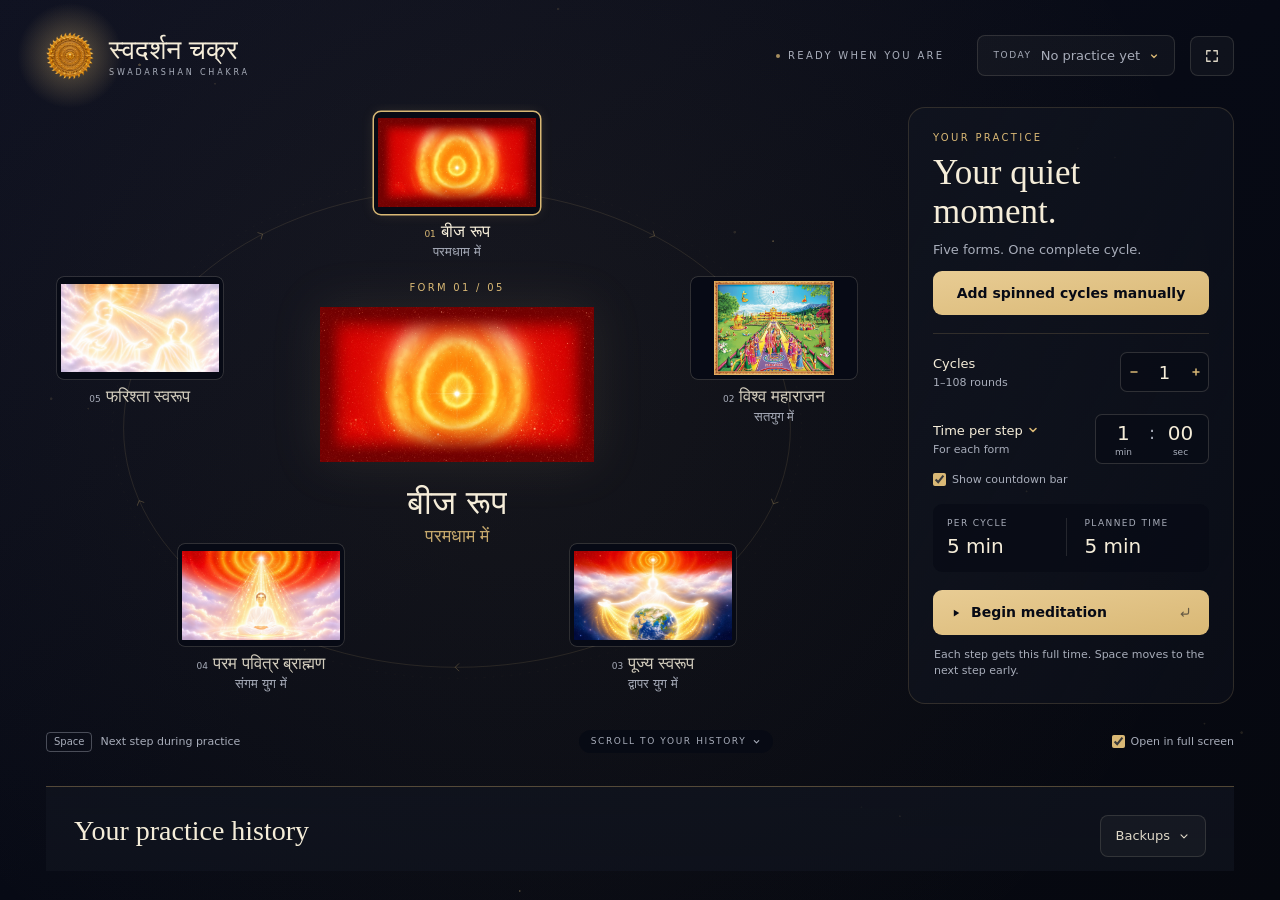
<file: web/index.html>
<!doctype html>
<html lang="en">
<head>
  <meta charset="utf-8">
  <meta name="viewport" content="width=device-width, initial-scale=1, viewport-fit=cover">
  <title>Swadarshan Chakra · स्वदर्शन चक्र</title>
  <meta name="description" content="Practice the Swadarshan Chakra meditation in your browser: five forms, one complete cycle, timed for you. No account and no tracking.">
  <meta name="theme-color" content="#070A15">
  <meta name="color-scheme" content="dark">
  <link rel="canonical" href="https://swadarshan-chakra.web.app/">
  <link rel="icon" type="image/png" sizes="64x64" href="images/favicon.png">
  <link rel="apple-touch-icon" href="images/apple-touch-icon.png">
  <meta property="og:type" content="website">
  <meta property="og:site_name" content="Swadarshan Chakra">
  <meta property="og:title" content="Swadarshan Chakra · स्वदर्शन चक्र">
  <meta property="og:description" content="Practice the Swadarshan Chakra meditation in your browser: five forms, one complete cycle, timed for you.">
  <meta property="og:url" content="https://swadarshan-chakra.web.app/">
  <meta property="og:image" content="https://swadarshan-chakra.web.app/images/social.jpg">
  <meta property="og:image:width" content="1200">
  <meta property="og:image:height" content="630">
  <meta property="og:image:alt" content="The five forms arranged in a circle beside the practice settings">
  <meta name="twitter:card" content="summary_large_image">
  <link rel="stylesheet" href="app.css">
  <script type="module" src="app.js"></script>
</head>
<body>
  <div class="background" aria-hidden="true"></div>

  <main id="app" data-phase="ready">
    <!-- Practice and history share one scroll, with a distinct boundary below the opening section. -->
    <section id="overview" class="view overview is-visible" aria-labelledby="brand-name">
      <header class="overview-header">
        <span class="brand-mark" aria-hidden="true"><img src="images/icon.png" width="256" height="256" alt=""></span>
        <div class="brand-text">
          <h1 id="brand-name" class="brand-hindi" lang="hi">स्वदर्शन चक्र</h1>
          <p class="brand-latin">Swadarshan Chakra</p>
        </div>
        <p class="status"><span class="status-dot" aria-hidden="true"></span><span id="status-label">Ready when you are</span></p>
        <!-- Today's practice so far; it leads down to the journey (MeditationView's todayButton) -->
        <button id="today-button" type="button" class="quiet-button header-button today-button" data-action="journey" title="Today's practice so far. Your journey is below: click, scroll down, or press J.">
          <span class="today-label">Today</span>
          <span id="today-practice" class="today-practice"><span id="today-time" class="today-time"></span><span class="today-dot" aria-hidden="true">·</span><span class="cycle-count"><svg class="icon cycle-icon" viewBox="0 0 16 16" aria-hidden="true"><path d="M13.5 9.5a5.5 5.5 0 1 1-5.5-5.5h2.5M8.6 1.6 11 4l-2.4 2.4"/></svg><span id="today-cycles"></span></span></span>
          <span id="today-none" class="today-none">No practice yet</span>
          <svg class="icon today-chevron" viewBox="0 0 16 16" aria-hidden="true"><path d="M4 6.5l4 4 4-4"/></svg>
        </button>
        <button type="button" class="quiet-button icon-button" data-action="fullscreen" aria-label="Enter full screen" title="Full screen (F)">
          <svg class="icon icon-enter" viewBox="0 0 16 16" aria-hidden="true"><path d="M2 6V2h4M10 2h4v4M14 10v4h-4M6 14H2v-4"/></svg>
          <svg class="icon icon-exit" viewBox="0 0 16 16" aria-hidden="true"><path d="M6 2v4H2M10 2v4h4M14 10h-4v4M2 10h4v4"/></svg>
        </button>
      </header>

      <div id="overview-scroll" class="overview-scroll">
        <div class="practice-section">
        <div class="overview-body">
          <div id="orbit" class="orbit is-preview" role="group" aria-label="Five spiritual forms, in clockwise order">
            <svg class="orbit-rings" aria-hidden="true">
              <ellipse id="ring" class="ring"/>
              <ellipse id="ring-dashed" class="ring-dashed"/>
              <g id="chevrons"></g>
            </svg>
            <img id="orbit-chakra" class="orbit-chakra" src="images/icon.png" width="256" height="256" alt="">
            <div id="orbit-focus" class="orbit-focus">
              <div id="active-focus" class="active-focus">
                <p id="focus-eyebrow" class="eyebrow">Form 01 / 05</p>
                <img id="focus-art" class="focus-art" src="art/form-1-small.jpg" alt="">
                <p id="focus-title" class="focus-title" lang="hi"></p>
                <p id="focus-context" class="focus-context" lang="hi"></p>
              </div>
            </div>
          </div>

          <form id="setup" class="setup-panel" novalidate>
            <div class="setup-intro">
              <p class="eyebrow">Your practice</p>
              <h2 class="setup-title">Your quiet moment.</h2>
              <p class="setup-subtitle">Five forms. One complete cycle.</p>
              <button id="add-practice" type="button" class="gold-button manual-practice-button" data-action="add-practice" title="Record completed cycles and time practiced elsewhere">Add spinned cycles manually</button>
            </div>
            <div class="setup-rule" aria-hidden="true"></div>
            <div class="setup-fields">
              <div class="field">
                <div class="field-row">
                  <div class="field-label">
                    <label class="field-title" for="cycles-input">Cycles</label>
                    <p class="field-hint">1–108 rounds</p>
                  </div>
                  <div id="cycles-box" class="input-box stepper">
                    <button type="button" class="stepper-button" data-step="-1" aria-label="Decrease cycles">
                      <svg class="icon" viewBox="0 0 10 10" aria-hidden="true"><path d="M2 5h6"/></svg>
                    </button>
                    <input id="cycles-input" class="number-input" type="text" inputmode="numeric" autocomplete="off" spellcheck="false" aria-describedby="cycles-error">
                    <button type="button" class="stepper-button" data-step="1" aria-label="Increase cycles">
                      <svg class="icon" viewBox="0 0 10 10" aria-hidden="true"><path d="M2 5h6M5 2v6"/></svg>
                    </button>
                  </div>
                </div>
                <p id="cycles-error" class="field-error" hidden>Enter a whole number from 1 to 108.</p>
              </div>

              <div class="field">
                <div class="field-row">
                  <div class="field-label">
                    <div class="mode-select">
                      <select id="timing-mode" aria-label="Set time" title="Set the time for each step, a total shared by every step, or no timer (freestyle)">
                        <option value="perStep">Time per step</option>
                        <option value="total">Total time</option>
                        <option value="freestyle">Freestyle</option>
                      </select>
                      <svg class="icon" viewBox="0 0 10 10" aria-hidden="true"><path d="M2 3.5l3 3 3-3"/></svg>
                    </div>
                    <p id="duration-hint" class="field-hint">For each form</p>
                  </div>
                  <div id="duration-box" class="input-box duration">
                    <div class="duration-part">
                      <input id="minutes-input" class="number-input" type="text" inputmode="numeric" autocomplete="off" spellcheck="false" aria-describedby="duration-error">
                      <span class="unit" aria-hidden="true">min</span>
                    </div>
                    <span class="duration-colon" aria-hidden="true">:</span>
                    <div class="duration-part">
                      <input id="seconds-input" class="number-input" type="text" inputmode="numeric" autocomplete="off" spellcheck="false" aria-describedby="duration-error">
                      <span class="unit" aria-hidden="true">sec</span>
                    </div>
                  </div>
                </div>
                <p id="duration-error" class="field-error" hidden></p>
                <label id="countdown-bar-setting" class="checkbox field-option" title="A thin bar along the bottom of each step shows how much of its time is left. Untick to hide it.">
                  <input id="shows-countdown-bar" type="checkbox">
                  <span>Show countdown bar</span>
                </label>
              </div>
            </div>

            <div class="summary">
              <div class="summary-value"><p id="summary-label-1" class="label"></p><p id="summary-value-1" class="value"></p></div>
              <span class="summary-divider" aria-hidden="true"></span>
              <div class="summary-value"><p id="summary-label-2" class="label"></p><p id="summary-value-2" class="value"></p></div>
            </div>

            <div class="setup-actions">
              <button id="begin-button" type="submit" class="gold-button begin-button">
                <svg class="icon icon-play" viewBox="0 0 16 16" aria-hidden="true"><path d="M4.5 2.6v10.8L13.2 8z"/></svg>
                <span>Begin meditation</span>
                <svg class="icon icon-return" viewBox="0 0 16 16" aria-hidden="true"><path d="M13 3v5a2 2 0 0 1-2 2H4M6.5 7.5 4 10l2.5 2.5"/></svg>
              </button>
              <p id="setup-note" class="setup-note"></p>
            </div>
          </form>

          <!-- The finished practice: that it's complete, its time against the plan, and how its time was
               spent (TimeSummaryPanel) -->
          <section id="time-summary" class="summary-panel" aria-labelledby="completion-title">
            <div class="completion">
              <div class="completion-head">
                <svg class="seal" viewBox="0 0 40 40" aria-hidden="true"><path id="seal-outline"/><path d="M14 20.5l4.2 4.2 8-8.7"/></svg>
                <div>
                  <h2 id="completion-title" class="completion-title">Meditation complete</h2>
                  <p id="completed-cycles" class="completion-cycles"></p>
                </div>
              </div>
              <div class="completion-summary">
                <div><p class="label">Practiced</p><p id="practiced-time" class="value"></p></div>
                <span id="planned-divider" class="completion-divider" aria-hidden="true"></span>
                <div id="planned-summary"><p class="label">Planned</p><p id="planned-time" class="value"></p></div>
              </div>
              <div class="completion-buttons">
                <button type="button" class="gold-button" data-action="practice-again">Practice again</button>
                <button type="button" class="quiet-button" data-action="journey">View history</button>
              </div>
            </div>
            <div class="setup-rule" aria-hidden="true"></div>
            <div class="summary-intro">
              <p class="eyebrow">Your time</p>
              <h3 id="time-summary-title" class="summary-title">How you spent it.</h3>
              <p id="time-summary-note" class="summary-note"></p>
            </div>
            <div class="time-table-wrap">
              <table class="time-table" aria-labelledby="time-summary-title">
                <thead>
                  <tr>
                    <th scope="col" title="The cycle">Cycle</th>
                    <th scope="col" title="Step 1: बीज रूप — परमधाम में">01</th>
                    <th scope="col" title="Step 2: विश्व महाराजन — सतयुग में">02</th>
                    <th scope="col" title="Step 3: पूज्य स्वरूप — द्वापर युग में">03</th>
                    <th scope="col" title="Step 4: परम पवित्र ब्राह्मण — संगम युग में">04</th>
                    <th scope="col" title="Step 5: फरिश्ता स्वरूप">05</th>
                    <th scope="col" title="This cycle's average time per step">Average <br class="title-break">per step</th>
                    <th scope="col" title="The time practiced in this cycle, in all">Total <br class="title-break">this cycle</th>
                  </tr>
                </thead>
                <tbody id="time-rows"></tbody>
                <tfoot id="time-all"></tfoot>
              </table>
            </div>
          </section>
        </div>

        <footer class="overview-footer">
          <p id="footer-shortcut" class="shortcut"><kbd>Space</kbd><span>Next step during practice</span></p>
          <button id="journey-cue" type="button" class="journey-cue" data-action="journey" title="Scroll to your practice history (J)">
            Scroll to your history<svg class="icon" viewBox="0 0 16 16" aria-hidden="true"><path d="M4 6.5l4 4 4-4"/></svg>
          </button>
          <label id="fullscreen-setting" class="checkbox" title="Untick to practice in this window. The full-screen button or F switches at any time.">
            <input id="opens-full-screen" type="checkbox">
            <span>Open in full screen</span>
          </label>
        </footer>
        </div>

        <!-- Summary, past sessions, then patterns (JourneyView). -->
        <section id="journey" class="journey" aria-labelledby="journey-title">
          <div class="journey-top">
            <div class="journey-intro">
              <h2 id="journey-title" class="setup-title" tabindex="-1">Your practice history</h2>
            </div>
            <div class="backup">
              <details id="backup-menu" class="backup-menu">
                <summary class="quiet-button">Backups<svg class="icon" viewBox="0 0 16 16" aria-hidden="true"><path d="M4 6.5l4 4 4-4"/></svg></summary>
              <div class="backup-buttons">
                <button type="button" class="quiet-button" data-action="import-backup" title="Add the practices in a backup from another device. Nothing here is replaced.">
                  <svg class="icon" viewBox="0 0 16 16" aria-hidden="true"><path d="M8 2v8M4.5 6.5 8 10l3.5-3.5M3 11.5v1.5a1 1 0 0 0 1 1h8a1 1 0 0 0 1-1v-1.5"/></svg>Import backup…
                </button>
                <button id="export-button" type="button" class="quiet-button" data-action="export-backup" title="Download every practice as a file you can import on another device">
                  <svg class="icon" viewBox="0 0 16 16" aria-hidden="true"><path d="M8 10V2M4.5 5.5 8 2l3.5 3.5M3 11.5v1.5a1 1 0 0 0 1 1h8a1 1 0 0 0 1-1v-1.5"/></svg>Export backup…
                </button>
              </div>
              </details>
              <input id="import-file" type="file" accept=".json,application/json" hidden>
            </div>
          </div>
          <p id="journey-subtitle" class="setup-subtitle"></p>
          <p id="backup-message" class="backup-message" role="status" hidden></p>

          <div id="journey-empty" class="journey-card journey-empty" hidden>
            <svg class="empty-icon" viewBox="0 0 40 40" aria-hidden="true"><rect x="5" y="8" width="30" height="27" rx="4"/><path d="M5 15.5h30M13 4.5v7M27 4.5v7"/><circle cx="28.5" cy="28.5" r="5.5"/><path d="M28.5 26v2.7l1.8 1.2"/></svg>
            <h3 class="empty-title">Your journey begins with your first practice.</h3>
            <p class="empty-note">A minute of practice or a complete cycle is saved here. To bring practices from another device, choose Backups → Import backup.</p>
          </div>

          <div id="journey-content" class="journey-content">
            <div class="tiles">
              <div class="journey-card tile"><p class="label">Today</p><p id="tile-today" class="value"></p><p id="tile-today-detail" class="detail"></p></div>
              <div class="journey-card tile"><p class="label">Last 7 days</p><p id="tile-week" class="value"></p><p id="tile-week-detail" class="detail"></p></div>
              <div class="journey-card tile"><p class="label">Last 30 days</p><p id="tile-month" class="value"></p><p id="tile-month-detail" class="detail"></p></div>
              <div id="average-cycle" class="journey-card tile"><p class="label">Average per cycle</p><p id="tile-average" class="value"></p><p id="tile-average-detail" class="detail"></p></div>
            </div>

            <div class="journey-grid">
              <section class="journey-card calendar-card" aria-labelledby="calendar-month">
                <div class="calendar-head">
                  <div>
                    <p class="eyebrow">Calendar</p>
                    <h3 id="calendar-month" class="card-title"></h3>
                  </div>
                  <div class="month-buttons">
                    <button id="previous-month" type="button" class="month-button" data-action="previous-month" aria-label="Previous month" title="Previous month">
                      <svg class="icon" viewBox="0 0 16 16" aria-hidden="true"><path d="M10 3 5 8l5 5"/></svg>
                    </button>
                    <button id="next-month" type="button" class="month-button" data-action="next-month" aria-label="Next month" title="Next month">
                      <svg class="icon" viewBox="0 0 16 16" aria-hidden="true"><path d="m6 3 5 5-5 5"/></svg>
                    </button>
                  </div>
                </div>
                <div id="calendar-weekdays" class="calendar-weekdays" aria-hidden="true"></div>
                <div id="calendar-days" class="calendar-days"></div>
                <div class="card-rule" aria-hidden="true"></div>
                <div id="day-detail" class="day-detail" aria-live="polite"></div>
              </section>

              <section id="practice-sessions" class="journey-card sessions-card" aria-labelledby="sessions-title">
                <div class="sessions-head">
                  <div><p class="eyebrow">Past practices</p><h3 id="sessions-title" class="card-title" tabindex="-1">Recent sessions</h3></div>
                  <button id="all-practice-dates" type="button" class="quiet-button" data-action="all-dates" hidden>All dates</button>
                </div>
                <p id="sessions-empty" class="sessions-empty" hidden></p>
                <div id="sessions-list" class="sessions-list"></div>
                <button id="more-practices" type="button" class="quiet-button" data-action="more-practices" hidden></button>
                <p id="sessions-count" class="sessions-count" role="status"></p>
              </section>
            </div>

            <div class="patterns-head"><p class="eyebrow">Your practice patterns</p><p id="history-streak"></p></div>
            <div class="patterns">
              <section class="journey-card trend-card" aria-labelledby="trend-title">
                <p class="eyebrow">Trend · last 12 weeks</p>
                <h3 class="trend-headline">
                  <svg class="icon" viewBox="0 0 20 20" aria-hidden="true"><circle cx="10" cy="10" r="8.2"/><path id="trend-arrow" d=""/></svg>
                  <span id="trend-title"></span>
                </h3>
                <p id="trend-detail" class="card-note"></p>
                <div class="trend-plot">
                  <div id="trend-chart" class="trend-chart" role="img"><span id="trend-most" class="trend-most" aria-hidden="true"></span></div>
                  <div class="trend-labels" aria-hidden="true"><span id="trend-first"></span><span id="trend-middle"></span><span>This week</span></div>
                </div>
              </section>

              <section class="journey-card rhythm-card" aria-labelledby="rhythm-title">
                <p id="rhythm-title" class="eyebrow">When you practice · last 12 weeks</p>
                <div class="rhythm">
                  <div id="heat-map" class="heat-map" role="img"></div>
                  <ul id="rhythm-notes" class="rhythm-notes"></ul>
                </div>
              </section>
            </div>
          </div>
          <p class="history-footer">Kept in this browser · No account · No tracking</p>
        </section>
      </div>
    </section>

    <!-- The card that opens every cycle (CycleIntroductionView) -->
    <section id="cycle-card" class="view cycle-card" aria-labelledby="cycle-card-title">
      <div class="corner-bar">
        <div class="counters"><p id="card-cycle-counter" class="capsule"></p></div>
        <button type="button" class="artwork-button icon-button" data-action="fullscreen" aria-label="Enter full screen" title="Full screen (F)">
          <svg class="icon icon-enter" viewBox="0 0 16 16" aria-hidden="true"><path d="M2 6V2h4M10 2h4v4M14 10v4h-4M6 14H2v-4"/></svg>
          <svg class="icon icon-exit" viewBox="0 0 16 16" aria-hidden="true"><path d="M6 2v4H2M10 2v4h4M14 10h-4v4M2 10h4v4"/></svg>
        </button>
      </div>
      <div class="cycle-card-center">
        <span class="cycle-mark" aria-hidden="true"><img id="cycle-chakra" class="cycle-chakra" src="images/chakra.webp" width="1254" height="1254" alt=""></span>
        <h2 id="cycle-card-title" class="cycle-card-title">Cycle 1</h2>
      </div>
    </section>

    <!-- The card between two steps: the cycle of ages, its hand turning to the next step (DialCardView) -->
    <section id="dial-card" class="view dial-card" aria-label="Between steps">
      <div class="corner-bar">
        <div class="counters"><p id="dial-cycle-counter" class="capsule"></p></div>
        <button type="button" class="artwork-button icon-button" data-action="fullscreen" aria-label="Enter full screen" title="Full screen (F)">
          <svg class="icon icon-enter" viewBox="0 0 16 16" aria-hidden="true"><path d="M2 6V2h4M10 2h4v4M14 10v4h-4M6 14H2v-4"/></svg>
          <svg class="icon icon-exit" viewBox="0 0 16 16" aria-hidden="true"><path d="M6 2v4H2M10 2v4h4M14 10h-4v4M2 10h4v4"/></svg>
        </button>
      </div>
      <div id="yuga-dial" class="yuga-dial" role="img">
        <img class="yuga-dial-face" src="images/yuga-chakra.webp" width="1254" height="1254" alt="">
        <img id="yuga-dial-hand" class="yuga-dial-hand" src="images/hour-hand.webp" width="181" height="543" alt="">
      </div>
    </section>

    <!-- One form, filling the screen (FullScreenStageView) -->
    <section id="stage" class="view stage" aria-label="Practice">
      <div id="stage-art" class="stage-art" role="img"></div>
      <div class="stage-shade stage-shade-top" aria-hidden="true"></div>
      <div class="stage-shade stage-shade-bottom" aria-hidden="true"></div>
      <div class="stage-overlay">
        <div class="corner-bar">
          <div class="counters">
            <p id="stage-cycle-counter" class="capsule"></p>
            <p id="step-counter" class="capsule">
              <span id="step-text" aria-hidden="true"></span>
              <span id="paused-label" class="paused-label" aria-hidden="true" hidden>
                <svg class="icon icon-pause-fill" viewBox="0 0 16 16"><path d="M4.5 3h2.4v10H4.5zM9.1 3h2.4v10H9.1z"/></svg>Paused
              </span>
            </p>
          </div>
          <button type="button" class="artwork-button icon-button" data-action="fullscreen" aria-label="Enter full screen" title="Full screen (F)">
            <svg class="icon icon-enter" viewBox="0 0 16 16" aria-hidden="true"><path d="M2 6V2h4M10 2h4v4M14 10v4h-4M6 14H2v-4"/></svg>
            <svg class="icon icon-exit" viewBox="0 0 16 16" aria-hidden="true"><path d="M6 2v4H2M10 2v4h4M14 10h-4v4M2 10h4v4"/></svg>
          </button>
        </div>

        <div class="stage-bottom">
          <div class="stage-info">
            <p id="stage-title" class="stage-title" lang="hi"></p>
            <p id="stage-context" class="stage-context" lang="hi"></p>
            <p class="stage-meta">
              <span id="remaining-time" class="remaining"></span>
              <span id="meta-divider" class="meta-divider" aria-hidden="true"></span>
              <span id="cycles-completed" class="cycles-completed"></span>
            </p>
          </div>

          <div class="stage-controls">
            <div id="running-controls" class="controls-group">
              <div class="button-row">
                <button type="button" class="artwork-button" data-action="pause">
                  <svg class="icon" viewBox="0 0 16 16" aria-hidden="true"><path d="M5.5 3.5v9M10.5 3.5v9"/></svg>Pause
                </button>
                <button type="button" class="artwork-button" data-action="next">
                  <svg class="icon" viewBox="0 0 16 16" aria-hidden="true"><path d="M3 8h10M9 4l4 4-4 4"/></svg>Next step
                </button>
              </div>
              <p class="hints">
                <span class="shortcut light"><kbd>Esc</kbd><span>Pause</span></span>
                <span class="shortcut light"><kbd>Space</kbd><span>Next step</span></span>
              </p>
            </div>
            <div id="paused-controls" class="controls-group" hidden>
              <div class="button-row">
                <button type="button" class="artwork-button prominent" data-action="resume">
                  <svg class="icon icon-play" viewBox="0 0 16 16" aria-hidden="true"><path d="M4.5 2.6v10.8L13.2 8z"/></svg>Resume
                </button>
                <button type="button" class="artwork-button" data-action="restart" title="Restart practice (R)">Restart</button>
                <button type="button" class="artwork-button" data-action="end" title="End practice (E)">End</button>
              </div>
              <p class="hints">
                <span class="shortcut light"><kbd>Esc</kbd><span>Resume</span></span>
                <span class="shortcut light"><kbd>R</kbd><span>Restart</span></span>
                <span class="shortcut light"><kbd>E</kbd><span>End</span></span>
              </p>
              <p id="pause-reason" class="pause-reason"></p>
            </div>
          </div>
        </div>
      </div>
      <div id="step-meter" class="step-meter" aria-hidden="true"><div id="step-meter-fill" class="step-meter-fill"></div></div>
    </section>

    <!-- Restart or end (ConfirmationOverlay) -->
    <div id="confirmation" class="confirmation" role="alertdialog" aria-modal="true" aria-labelledby="confirm-title" aria-describedby="confirm-message" hidden>
      <div class="confirm-panel">
        <img class="confirm-mark" src="images/icon.png" width="256" height="256" alt="">
        <div class="confirm-text">
          <h2 id="confirm-title" class="confirm-title"></h2>
          <p id="confirm-message" class="confirm-message"></p>
        </div>
        <div class="confirm-buttons">
          <button id="keep-practicing" type="button" class="quiet-button" data-action="cancel-confirmation">Keep practicing</button>
          <button id="confirm-button" type="button" class="gold-button" data-action="confirm"></button>
        </div>
        <p id="confirm-hint" class="confirm-hint"></p>
      </div>
    </div>

    <dialog id="manual-practice-dialog" class="manual-dialog" aria-labelledby="manual-title" aria-describedby="manual-description">
      <form id="manual-practice-form" novalidate>
        <div>
          <h2 id="manual-title" class="setup-title">Add practice</h2>
          <p id="manual-description" class="manual-note">Keep a record of the chakra you spun elsewhere.</p>
        </div>
        <label class="manual-field">When did you start?
          <input id="manual-start" type="datetime-local" min="1970-01-01T00:00" required>
        </label>
        <div class="manual-cycle-row">
          <label class="manual-field">Completed cycles
            <input id="manual-cycles" type="text" inputmode="numeric" maxlength="3" value="1" required aria-describedby="manual-cycles-hint" autofocus>
          </label>
          <p id="manual-cycles-hint" class="manual-note">1 cycle = 5 steps</p>
        </div>
        <fieldset class="manual-duration">
          <legend>Total practice time</legend>
          <div class="manual-time-fields">
            <label class="manual-field">Minutes<input id="manual-minutes" type="text" inputmode="numeric" maxlength="4" placeholder="0" required></label>
            <label class="manual-field">Seconds<input id="manual-seconds" type="text" inputmode="numeric" maxlength="2" value="0" required></label>
          </div>
        </fieldset>
        <div class="manual-average-panel">
          <div><span>Average per step</span><output id="manual-average" for="manual-cycles manual-minutes manual-seconds" aria-live="polite">—</output></div>
          <p class="manual-note">Total time ÷ (cycles × 5). Individual form times aren’t recorded.</p>
        </div>
        <p id="manual-error" class="manual-error" role="alert" hidden></p>
        <div class="manual-buttons">
          <button type="button" class="quiet-button" data-action="cancel-manual">Cancel</button>
          <button id="save-manual-practice" type="submit" class="gold-button" disabled>Save practice</button>
        </div>
      </form>
    </dialog>
    <p id="announcer" class="visually-hidden" aria-live="polite"></p>
  </main>
</body>
</html>
</file>
<file: web/app.css>
/* Swadarshan Chakra for the browser. Sizes, colors, and type follow the Mac app's SwiftUI views
   (Sources/SwadarshanChakra: Theme, MeditationView, OrbitView, SetupPanel, FullScreenStageView). */

:root {
  --bg: #070a15;
  --panel: #10141f;
  --gold: #d9b875;
  --ivory: #f5edd9;
  --muted: #a8adba;
  --error: #ffb091;
  /* Cycles, wherever the journey counts them: sky blue against the gold of time; deep blue on full gold. */
  --cycles: #94c4ff;
  --cycles-on-gold: #1c3d7a;
  --serif: ui-serif, "New York", "Iowan Old Style", "Palatino Linotype", Palatino, Georgia, serif;
  --sans: system-ui, -apple-system, BlinkMacSystemFont, "Segoe UI", Roboto, "Helvetica Neue", Arial, sans-serif;
  --rounded: ui-rounded, "SF Pro Rounded", system-ui, -apple-system, BlinkMacSystemFont, "Segoe UI", Roboto, sans-serif;
  --hindi: "Kohinoor Devanagari", "Noto Sans Devanagari", "Nirmala UI", Mangal, sans-serif;
  --edge: 38px;
  color-scheme: dark;
}

*, *::before, *::after { box-sizing: border-box; }

html, body { height: 100%; }

body {
  margin: 0;
  overflow: hidden;
  background: var(--bg);
  color: var(--ivory);
  font-family: var(--sans);
  -webkit-font-smoothing: antialiased;
  -moz-osx-font-smoothing: grayscale;
  -webkit-tap-highlight-color: transparent;
}

p, h1, h2 { margin: 0; }

button, input, select { font: inherit; color: inherit; }

button { cursor: pointer; }

[hidden] { display: none !important; }

[lang="hi"] { font-family: var(--hindi); }

.visually-hidden {
  position: absolute;
  width: 1px;
  height: 1px;
  overflow: hidden;
  clip: rect(0 0 0 0);
  white-space: nowrap;
}

.icon {
  width: 1em;
  height: 1em;
  flex: none;
  fill: none;
  stroke: currentColor;
  stroke-width: 1.5;
  stroke-linecap: round;
  stroke-linejoin: round;
}

.icon-play,
.icon-pause-fill { fill: currentColor; stroke: none; }

/* MeditationBackground: a deep gradient, a faint gold glow, and 24 small stars. */
.background {
  position: fixed;
  inset: 0;
  background:
    radial-gradient(circle at 10.9% 7.2%, rgba(217, 184, 117, 0.3) 0 1px, transparent 1.6px),
    radial-gradient(circle at 47.5% 61.9%, rgba(217, 184, 117, 0.13) 0 0.6px, transparent 1.2px),
    radial-gradient(circle at 84.2% 16.5%, rgba(217, 184, 117, 0.13) 0 0.6px, transparent 1.2px),
    radial-gradient(circle at 20.8% 71.1%, rgba(217, 184, 117, 0.3) 0 0.6px, transparent 1.2px),
    radial-gradient(circle at 57.4% 25.8%, rgba(217, 184, 117, 0.13) 0 1px, transparent 1.6px),
    radial-gradient(circle at 94.1% 80.4%, rgba(217, 184, 117, 0.13) 0 0.6px, transparent 1.2px),
    radial-gradient(circle at 30.7% 35.1%, rgba(217, 184, 117, 0.3) 0 0.6px, transparent 1.2px),
    radial-gradient(circle at 67.3% 89.7%, rgba(217, 184, 117, 0.13) 0 0.6px, transparent 1.2px),
    radial-gradient(circle at 4% 44.3%, rgba(217, 184, 117, 0.13) 0 1px, transparent 1.6px),
    radial-gradient(circle at 40.6% 99%, rgba(217, 184, 117, 0.3) 0 0.6px, transparent 1.2px),
    radial-gradient(circle at 77.2% 53.6%, rgba(217, 184, 117, 0.13) 0 0.6px, transparent 1.2px),
    radial-gradient(circle at 13.9% 8.2%, rgba(217, 184, 117, 0.13) 0 0.6px, transparent 1.2px),
    radial-gradient(circle at 50.5% 62.9%, rgba(217, 184, 117, 0.3) 0 1px, transparent 1.6px),
    radial-gradient(circle at 87.1% 17.5%, rgba(217, 184, 117, 0.13) 0 0.6px, transparent 1.2px),
    radial-gradient(circle at 23.8% 72.2%, rgba(217, 184, 117, 0.13) 0 0.6px, transparent 1.2px),
    radial-gradient(circle at 60.4% 26.8%, rgba(217, 184, 117, 0.3) 0 0.6px, transparent 1.2px),
    radial-gradient(circle at 97% 81.4%, rgba(217, 184, 117, 0.13) 0 1px, transparent 1.6px),
    radial-gradient(circle at 33.7% 36.1%, rgba(217, 184, 117, 0.13) 0 0.6px, transparent 1.2px),
    radial-gradient(circle at 70.3% 90.7%, rgba(217, 184, 117, 0.3) 0 0.6px, transparent 1.2px),
    radial-gradient(circle at 6.9% 45.4%, rgba(217, 184, 117, 0.13) 0 0.6px, transparent 1.2px),
    radial-gradient(circle at 43.6% 1%, rgba(217, 184, 117, 0.13) 0 1px, transparent 1.6px),
    radial-gradient(circle at 80.2% 54.6%, rgba(217, 184, 117, 0.3) 0 0.6px, transparent 1.2px),
    radial-gradient(circle at 16.8% 9.3%, rgba(217, 184, 117, 0.13) 0 0.6px, transparent 1.2px),
    radial-gradient(circle at 53.5% 63.9%, rgba(217, 184, 117, 0.13) 0 0.6px, transparent 1.2px),
    radial-gradient(circle 57vw at 40% 43%, rgba(217, 184, 117, 0.065) 20px, rgba(217, 184, 117, 0) 100%),
    linear-gradient(to bottom right, #0e1121, #070a15, #06080f);
}

/* Views. The cycle card and the pictures cross-fade; the overview leaves and returns at once. */

#app { position: fixed; inset: 0; }

.view {
  position: absolute;
  inset: 0;
  opacity: 0;
  visibility: hidden;
  pointer-events: none;
  transition: opacity 0.5s ease-in-out, visibility 0s linear 0.5s;
}

.view.is-visible {
  opacity: 1;
  visibility: visible;
  pointer-events: auto;
  transition: opacity 0.5s ease-in-out, visibility 0s;
}

.view.is-instant { transition: none; }

/* Shared pieces (Theme.swift) */

.eyebrow {
  color: var(--gold);
  font-size: 10px;
  font-weight: 500;
  letter-spacing: 2.3px;
  text-transform: uppercase;
}

.gold-button {
  padding: 14px 18px;
  border: 0;
  border-radius: 9px;
  background: linear-gradient(to bottom right, #e8cc94, var(--gold));
  color: var(--bg);
  font-size: 14px;
  font-weight: 600;
  line-height: 1.2;
}

.gold-button:active { opacity: 0.78; }
.gold-button:disabled { opacity: 0.35; cursor: default; }
.gold-button:focus-visible { outline: 2px solid var(--ivory); outline-offset: 0; }

.quiet-button {
  display: inline-flex;
  align-items: center;
  justify-content: center;
  padding: 12px 15px;
  border: 1px solid rgba(245, 237, 217, 0.13);
  border-radius: 8px;
  background: rgba(245, 237, 217, 0.035);
  color: rgba(245, 237, 217, 0.9);
  font-size: 13px;
  font-weight: 500;
  line-height: 1.2;
}

.quiet-button:active { background: rgba(245, 237, 217, 0.09); color: rgba(245, 237, 217, 0.6); }
.quiet-button:focus-visible { outline: none; border-color: var(--gold); }

.artwork-button {
  display: inline-flex;
  align-items: center;
  gap: 7px;
  padding: 12px 15px;
  border: 0.7px solid rgba(255, 255, 255, 0.25);
  border-radius: 8px;
  background: rgba(0, 0, 0, 0.32);
  color: #fff;
  font-size: 13px;
  font-weight: 500;
  line-height: 1.2;
  white-space: nowrap;
}

.artwork-button.prominent { background: rgba(255, 255, 255, 0.94); color: var(--bg); }
.artwork-button:active { opacity: 0.65; }
.artwork-button:focus-visible { outline: none; box-shadow: 0 0 0 2px #fff; }

.icon-button { padding: 12px 14px; font-size: 14px; }
.icon-button .icon { width: 14px; height: 14px; }
.icon-exit { display: none; }
.is-fullscreen .icon-enter { display: none; }
.is-fullscreen .icon-exit { display: block; }
.no-fullscreen [data-action="fullscreen"],
.no-fullscreen #fullscreen-setting { display: none; }

.shortcut {
  display: inline-flex;
  align-items: center;
  gap: 8px;
  color: var(--muted);
  font-size: 11px;
}

.shortcut kbd {
  padding: 3px 7px;
  border: 0.7px solid rgba(168, 173, 186, 0.4);
  border-radius: 4px;
  font-family: var(--sans);
  font-size: 10px;
  font-weight: 500;
  line-height: 1.2;
}

.shortcut.light { color: rgba(255, 255, 255, 0.85); }
.shortcut.light kbd { border-color: rgba(255, 255, 255, 0.34); }

@media (hover: none) and (pointer: coarse) {
  .shortcut { display: none; }
}

/* The opening practice section and history follow each other in one scroll. */

.overview {
  --gutter: 46px;
  display: flex;
  flex-direction: column;
  gap: 23px;
  padding: 30px var(--gutter) 29px;
}

.overview-header {
  display: flex;
  flex: none;
  align-items: center;
  gap: 15px;
  height: 51px;
}

/* The chakra turns once a minute in a soft gold halo, as in the Mac app's header. */
.brand-mark,
.cycle-mark {
  position: relative;
  isolation: isolate;
  flex: none;
}

.brand-mark {
  width: 48px;
  height: 48px;
}

.brand-mark::before,
.cycle-mark::before {
  content: "";
  position: absolute;
  inset: -60%;
  z-index: -1;
  background: radial-gradient(circle closest-side, rgba(217, 184, 117, 0.42), rgba(217, 184, 117, 0));
  pointer-events: none;
}

.brand-mark img {
  display: block;
  width: 100%;
  height: 100%;
  animation: brand-turn 60s linear infinite;
}

@keyframes brand-turn {
  to { transform: rotate(1turn); }
}

.brand-text {
  display: flex;
  flex: 1;
  flex-direction: column;
  gap: 1px;
  min-width: 0;
}

.brand-hindi {
  font-size: 27px;
  font-weight: 400;
  line-height: 1.25;
}

.brand-latin {
  color: var(--muted);
  font-size: 8px;
  font-weight: 500;
  letter-spacing: 2.8px;
  text-transform: uppercase;
}

.status {
  display: flex;
  align-items: center;
  gap: 8px;
  margin-right: 18px;
  color: var(--muted);
  font-size: 10px;
  font-weight: 500;
  letter-spacing: 2.3px;
  text-transform: uppercase;
  white-space: nowrap;
}

.status-dot {
  width: 4px;
  height: 4px;
  border-radius: 50%;
  background: rgba(217, 184, 117, 0.75);
}

/* Edge to edge, so its scroll bar sits at the window's edge. */
.overview-scroll {
  flex: 1;
  min-height: 0;
  margin-inline: calc(-1 * var(--gutter));
  padding-inline: var(--gutter);
  overflow-y: auto;
  overscroll-behavior: contain;
}

/* Leave the history heading visible at the foot of an ordinary desktop window. */
.practice-section {
  display: flex;
  flex-direction: column;
  gap: 22px;
  min-height: max(659px, calc(100% - 85px));
  padding-bottom: 32px;
}

.overview-body {
  display: flex;
  flex: 1;
  min-height: 0;
  gap: 40px;
}

/* The completed session has the main space; its saved history follows below. */
#app[data-phase="complete"] .overview-body { justify-content: center; }
#app[data-phase="complete"] .orbit { display: none; }

.overview-footer {
  display: flex;
  flex: none;
  flex-wrap: wrap;
  align-items: center;
  gap: 8px 22px;
  min-height: 25px;
}

.overview-footer .shortcut { margin-right: auto; }
.overview-footer .checkbox { margin-left: auto; }

.checkbox {
  display: inline-flex;
  align-items: center;
  gap: 6px;
  color: var(--muted);
  font-size: 11px;
  cursor: pointer;
}

.checkbox input {
  width: 13px;
  height: 13px;
  margin: 0;
  accent-color: var(--gold);
  cursor: pointer;
}

#app[data-phase="complete"] .setup-panel { display: none; }

/* TimeSummaryPanel: the completed practice above history. */
.summary-panel {
  display: none;
  flex: none;
  flex-direction: column;
  align-self: center;
  gap: 18px;
  /* Wide enough on a large display for every column title to fit on one line. */
  container: summary / inline-size;
  width: min(900px, 100%);
  max-height: 100%;
  padding: 28px;
  border: 0.7px solid rgba(217, 184, 117, 0.17);
  border-radius: 17px;
  background: linear-gradient(to bottom right, rgba(16, 20, 31, 0.85), rgba(16, 20, 31, 0.45));
}

#app[data-phase="complete"] .summary-panel { display: flex; }

/* Complete: the cycles done, the time practiced against the time planned, and the way on. */
.completion { display: flex; flex: none; flex-direction: column; gap: 18px; }
.completion-head { display: flex; align-items: center; gap: 14px; }

.seal {
  width: 38px;
  height: 38px;
  flex: none;
  fill: none;
  stroke: var(--gold);
  stroke-width: 1;
  stroke-linecap: round;
  stroke-linejoin: round;
}

.completion-title {
  font-family: var(--serif);
  font-size: 30px;
  font-weight: 400;
  line-height: 1.2;
  white-space: nowrap;
}

.completion-cycles {
  margin-top: 4px;
  color: var(--muted);
  font-size: 13px;
}

.completion-summary {
  display: flex;
  align-items: center;
  gap: 22px;
}

.completion-summary .label {
  color: var(--muted);
  font-size: 9px;
  font-weight: 500;
  letter-spacing: 1.5px;
  text-transform: uppercase;
}

.completion-summary .value {
  margin-top: 5px;
  font-size: 24px;
  font-weight: 300;
  font-variant-numeric: tabular-nums;
}

.completion-divider { width: 1px; height: 32px; background: rgba(217, 184, 117, 0.25); }
.completion-buttons { display: flex; gap: 10px; }

.summary-intro { display: flex; flex: none; flex-direction: column; gap: 8px; }

.summary-title {
  margin: 0;
  font-family: var(--serif);
  font-size: 25px;
  font-weight: 400;
  line-height: 1.12;
}

.summary-note { color: var(--muted); font-size: 12px; line-height: 1.55; }

/* Only the cycles scroll: the column titles and the "All" row stay in view. */
.time-table-wrap { min-height: 0; overflow-y: auto; }

.time-table {
  width: 100%;
  border-collapse: collapse;
  font-size: 12px;
  font-variant-numeric: tabular-nums;
  table-layout: fixed;
}

.time-table th,
.time-table td {
  height: 27px;
  padding: 0;
  text-align: right;
  white-space: nowrap;
}

.time-table thead th,
.time-table tfoot th,
.time-table tfoot td {
  position: sticky;
  background: #0d111b;
}

/* Every title sits on the row below it. In the compact panel the last two take two lines. */
.time-table thead th {
  top: 0;
  z-index: 1;
  height: 33px;
  padding-bottom: 6px;
  color: var(--muted);
  font-size: 9px;
  font-weight: 500;
  letter-spacing: 1.1px;
  line-height: 1.4;
  text-transform: uppercase;
  vertical-align: bottom;
}

.time-table thead th:nth-child(n + 2):nth-child(-n + 6) { color: rgba(217, 184, 117, 0.85); }
.time-table thead th:first-child,
.time-table thead th:nth-child(n + 7) { letter-spacing: 0.6px; }

.time-table th:first-child { width: 7.5%; text-align: left; }
.time-table th:nth-child(n + 2):nth-child(-n + 6) { width: 9.3%; }
.time-table th:nth-child(n + 7) { width: 23%; }
.title-break { display: none; }

.time-table tbody th { color: var(--muted); font-weight: 500; }
.time-table tbody td { color: rgba(245, 237, 217, 0.86); }
.time-table tbody tr { border-bottom: 0.5px solid rgba(245, 237, 217, 0.06); }

/* A narrower panel takes the compact panel's columns: every title still fits its own, the last two on two lines. */
@container summary (max-width: 509px) {
  .time-table thead th { height: 41px; }
  .time-table thead th,
  .time-table tfoot th { letter-spacing: 0.4px; }
  .time-table thead th:first-child { letter-spacing: 0.2px; }
  .time-table thead th:nth-child(n + 7) { font-size: 8.5px; letter-spacing: 0.3px; }
  .time-table th:first-child { width: 10%; }
  .time-table th:nth-child(n + 2):nth-child(-n + 6) { width: 10.4%; }
  .time-table th:nth-child(n + 7) { width: 19%; }
  .title-break { display: inline; }
}

.time-table .total { color: var(--ivory); font-weight: 500; }
.time-table .average { color: var(--gold); font-weight: 500; }

.time-table tfoot th,
.time-table tfoot td {
  bottom: 0;
  border-top: 0.7px solid rgba(217, 184, 117, 0.22);
  color: var(--ivory);
  font-weight: 500;
}

.time-table tfoot th {
  color: var(--muted);
  font-size: 9px;
  letter-spacing: 1.1px;
  text-transform: uppercase;
}

.time-table tfoot .average { color: var(--gold); }

/* OrbitView. Positions and sizes are set by app.js from the same formulas as the Mac app. */

.orbit {
  position: relative;
  flex: 1;
  min-width: 0;
  min-height: 0;
}

.orbit-rings {
  position: absolute;
  inset: 0;
  width: 100%;
  height: 100%;
  overflow: visible;
  pointer-events: none;
}

.ring { fill: none; stroke: rgba(217, 184, 117, 0.18); stroke-width: 0.7; }
.ring-dashed { fill: none; stroke: rgba(217, 184, 117, 0.055); stroke-width: 0.6; stroke-dasharray: 2 7; }
.chevron { fill: none; stroke: rgba(217, 184, 117, 0.3); stroke-width: 0.9; stroke-linecap: round; stroke-linejoin: round; }

.stage-card {
  position: absolute;
  display: flex;
  flex-direction: column;
  align-items: center;
  gap: 7px;
}

.stage-card-frame {
  width: 100%;
  padding: 4px;
  border-radius: 7px;
  background: var(--bg);
  box-shadow: 0 0 0 0.7px rgba(245, 237, 217, 0.19);
  opacity: 0.82;
}

.orbit.is-preview .stage-card-frame,
.stage-card.is-active .stage-card-frame { opacity: 1; }

.stage-card.is-active .stage-card-frame {
  box-shadow: 0 0 0 1.5px var(--gold), 0 0 14px rgba(217, 184, 117, 0.14);
}

.stage-card-frame img {
  display: block;
  width: 100%;
  height: var(--card-image-height, 100px);
  border-radius: 3px;
  object-fit: contain;
}

.stage-card-text {
  display: flex;
  flex-direction: column;
  align-items: center;
  gap: 1px;
  max-width: 100%;
  height: 40px;
}

.stage-card-title {
  display: flex;
  align-items: baseline;
  gap: 5px;
  white-space: nowrap;
}

.stage-card-number {
  color: var(--muted);
  font-size: 9px;
  font-weight: 500;
  font-variant-numeric: tabular-nums;
}

.stage-card-name {
  color: rgba(245, 237, 217, 0.85);
  font-size: 17px;
  line-height: 1.3;
}

.stage-card-context {
  color: var(--muted);
  font-size: 13px;
  line-height: 1.3;
  white-space: nowrap;
}

.stage-card.is-active .stage-card-number { color: var(--gold); }
.stage-card.is-active .stage-card-name { color: var(--ivory); }
.stage-card.is-small .stage-card-name { font-size: 14px; }
.stage-card.is-small .stage-card-context { font-size: 11px; }

.orbit-focus {
  position: absolute;
  display: flex;
  align-items: center;
  justify-content: center;
}

.active-focus {
  display: flex;
  flex-direction: column;
  align-items: center;
  width: 100%;
}

.active-focus .eyebrow { margin-bottom: 14px; }

.focus-art {
  width: 100%;
  height: var(--focus-image-height, 200px);
  object-fit: contain;
  filter: drop-shadow(0 0 25px rgba(217, 184, 117, 0.09));
}

.focus-title {
  max-width: 100%;
  margin-top: 18px;
  overflow: hidden;
  font-size: 34px;
  line-height: 1.3;
  text-overflow: ellipsis;
  white-space: nowrap;
}

.focus-context {
  color: rgba(217, 184, 117, 0.9);
  font-size: 18px;
  line-height: 1.35;
}

.orbit-focus.is-compact .active-focus .eyebrow { margin-bottom: 10px; }
.orbit-focus.is-compact .focus-title { margin-top: 13px; font-size: 25px; }
.orbit-focus.is-compact .focus-context { font-size: 15px; }

/* With no room between the cards (phones, small windows), the chakra sits in the circle instead. */
.orbit-chakra {
  position: absolute;
  display: none;
  width: var(--chakra-size, 96px);
  height: var(--chakra-size, 96px);
  filter: drop-shadow(0 0 30px rgba(217, 184, 117, 0.2));
}

.orbit.is-crowded.is-preview .orbit-chakra { display: block; }
.orbit.is-crowded.is-preview .active-focus { display: none; }

/* A scroll cue at the foot of the opening section. */
.journey-cue {
  display: inline-flex;
  align-items: center;
  gap: 6px;
  padding: 6px 12px;
  border: 0;
  border-radius: 999px;
  background: rgba(7, 10, 21, 0.9);
  color: var(--muted);
  font-size: 9px;
  font-weight: 500;
  letter-spacing: 1.6px;
  line-height: 1.2;
  text-transform: uppercase;
  white-space: nowrap;
}

.journey-cue .icon { width: 9px; height: 9px; stroke-width: 2; }
.journey-cue:focus-visible { outline: 1px solid var(--gold); outline-offset: 2px; }


/* SetupPanel */

.setup-panel {
  display: flex;
  flex: none;
  flex-direction: column;
  align-self: center;
  gap: 18px;
  width: 326px;
  padding: 24px;
  border: 0.7px solid rgba(217, 184, 117, 0.17);
  border-radius: 17px;
  background: linear-gradient(to bottom right, rgba(16, 20, 31, 0.85), rgba(16, 20, 31, 0.45));
}

.setup-intro { display: flex; flex-direction: column; gap: 10px; }

.setup-title {
  font-family: var(--serif);
  font-size: 35px;
  font-weight: 400;
  line-height: 1.12;
}

.setup-subtitle { color: var(--muted); font-size: 13px; }

.setup-rule { height: 1px; background: rgba(217, 184, 117, 0.17); }

.setup-fields { display: flex; flex-direction: column; gap: 22px; }

.field-row { display: flex; align-items: center; gap: 10px; }

.field-label {
  display: flex;
  flex: 1;
  flex-direction: column;
  align-items: flex-start;
  gap: 5px;
  min-width: 0;
}

.field-title { font-size: 13px; font-weight: 500; }

.field-hint { color: var(--muted); font-size: 11px; }

.field-error {
  margin-top: 7px;
  color: var(--error);
  font-size: 11px;
  line-height: 1.4;
}

/* "Show countdown bar", under the time it belongs to. */
.field-option {
  display: flex;
  width: fit-content;
  margin-top: 9px;
}

.input-box {
  flex: none;
  border: 1px solid rgba(245, 237, 217, 0.16);
  border-radius: 7px;
  background: rgba(7, 10, 21, 0.6);
}

.input-box:focus-within { border-color: var(--gold); }
.input-box.is-invalid { border-color: var(--error); }

.number-input {
  width: 37px;
  padding: 0;
  border: 0;
  outline: none;
  background: transparent;
  font-family: var(--rounded);
  font-variant-numeric: tabular-nums;
  text-align: center;
}

.stepper { display: flex; align-items: center; }

.stepper .number-input { height: 38px; font-size: 18px; }

.stepper-button {
  display: grid;
  place-items: center;
  width: 25px;
  height: 38px;
  padding: 0;
  border: 0;
  background: none;
  color: var(--gold);
  font-size: 10px;
}

.stepper-button:focus-visible { outline: 1px solid var(--gold); outline-offset: -3px; border-radius: 5px; }

.duration {
  display: flex;
  align-items: center;
  gap: 7px;
  padding: 5px 9px;
}

.duration-part { display: flex; flex-direction: column; align-items: center; gap: 1px; }

.duration .number-input { height: 26px; font-size: 20px; }

.unit { color: var(--muted); font-size: 9px; line-height: 1.2; }

.duration-colon {
  padding-bottom: 13px;
  color: var(--muted);
  font-size: 18px;
  font-weight: 300;
}

.mode-select {
  position: relative;
  display: inline-flex;
  align-items: center;
}

.mode-select select {
  -webkit-appearance: none;
  appearance: none;
  margin: 0;
  padding: 0 15px 0 0;
  border: 0;
  border-radius: 4px;
  outline: none;
  background: transparent;
  font-size: 13px;
  font-weight: 500;
  cursor: pointer;
}

.mode-select select:focus-visible { box-shadow: 0 0 0 1px var(--gold); }
.mode-select option { background: var(--panel); color: var(--ivory); }

.mode-select .icon {
  position: absolute;
  right: 0;
  width: 10px;
  height: 10px;
  color: var(--gold);
  stroke-width: 1.6;
  pointer-events: none;
}

.summary {
  display: flex;
  align-items: flex-start;
  padding: 14px;
  border-radius: 9px;
  background: rgba(7, 10, 21, 0.65);
}

.summary-value {
  display: flex;
  flex: 1;
  flex-direction: column;
  gap: 7px;
  min-width: 0;
}

.summary .label {
  color: var(--muted);
  font-size: 9px;
  font-weight: 500;
  letter-spacing: 1.4px;
  text-transform: uppercase;
}

.summary .value {
  font-family: var(--rounded);
  font-size: 20px;
  font-weight: 300;
  font-variant-numeric: tabular-nums;
  line-height: 1.15;
}

.summary-divider {
  flex: none;
  width: 1px;
  height: 38px;
  margin: 0 18px 0 8px;
  background: rgba(245, 237, 217, 0.12);
}

.setup-actions { display: flex; flex-direction: column; gap: 12px; }

.begin-button {
  display: flex;
  align-items: center;
  gap: 10px;
  width: 100%;
  text-align: left;
}

.begin-button span { flex: 1; }
.begin-button .icon-play { width: 10px; height: 10px; }
.begin-button .icon-return { width: 13px; height: 13px; opacity: 0.55; }
.manual-practice-button { width: 100%; margin-top: 4px; }

.setup-note {
  padding: 0 1px;
  color: var(--muted);
  font-size: 11px;
  line-height: 1.45;
}

/* Smaller windows (MeditationView's compact layout) */
@media (max-width: 1179px), (max-height: 849px) {
  .overview { --gutter: 26px; gap: 13px; padding: 20px var(--gutter); }
  .overview-header { height: 43px; }
  .brand-mark { width: 40px; height: 40px; }
  .brand-hindi { font-size: 23px; }
  .status { margin-right: 8px; }
  .overview-body { gap: 22px; }
  .practice-section { min-height: max(563px, calc(100% - 91px)); gap: 14px; padding-bottom: 24px; }
  /* Tighter spacing leaves room for the countdown-bar setting at 1024 × 640. */
  .setup-panel { gap: 8px; width: 286px; padding: 18px; }
  .setup-intro { gap: 6px; }
  .setup-panel .setup-title { font-size: 26px; }
  .setup-title { font-size: 28px; }
  .setup-fields { gap: 14px; }
  .setup-panel .summary { padding: 8px; }
  .summary-panel { gap: 12px; padding: 22px; }
  .completion { gap: 14px; }
  .completion-head { gap: 12px; }
  .seal { width: 31px; height: 31px; }
  .completion-title { font-size: 25px; }
  .completion-summary .value { font-size: 20px; }
  .summary-intro { gap: 6px; }
  .summary-title { font-size: 21px; }
  .summary-note { font-size: 11px; }
  .time-table { font-size: 11px; }
  .time-table th,
  .time-table td { height: 24px; }
  /* Narrower columns: every title still fits its own, the last two on two lines. */
  .time-table thead th { height: 41px; }
  .time-table thead th,
  .time-table tfoot th { letter-spacing: 0.4px; }
  .time-table thead th:first-child { letter-spacing: 0.2px; }
  .time-table thead th:nth-child(n + 7) { font-size: 8.5px; letter-spacing: 0.3px; }
  .time-table th:first-child { width: 10%; }
  .time-table th:nth-child(n + 2):nth-child(-n + 6) { width: 10.4%; }
  .time-table th:nth-child(n + 7) { width: 19%; }
  .title-break { display: inline; }
}

/* Phones and narrow windows: one scrolling column. */
@media (max-width: 759px), (max-height: 539px) {
  .overview {
    gap: 18px;
    padding: max(16px, env(safe-area-inset-top)) max(16px, env(safe-area-inset-right)) max(22px, env(safe-area-inset-bottom)) max(16px, env(safe-area-inset-left));
    overflow-y: auto;
    -webkit-overflow-scrolling: touch;
  }

  /* The whole page scrolls: the circle, the panel, then the journey; on completion, the panel first. */
  .overview-scroll,
  #app[data-phase="complete"] .overview-scroll {
    display: flex;
    flex: none;
    flex-direction: column;
    gap: 0;
    margin-inline: 0;
    padding-inline: 0;
    overflow: visible;
  }

  .practice-section { height: auto; min-height: 0; gap: 24px; padding-bottom: 32px; }
  .overview-body { flex: none; flex-direction: column; gap: 22px; }
  .orbit { flex: none; width: 100%; height: min(112vw, 560px); }
  .setup-panel { width: 100%; max-width: 440px; }
  /* The page scrolls instead of the table. */
  .summary-panel { align-self: center; width: 100%; max-width: 900px; max-height: none; }
  .time-table-wrap { overflow: visible; }
  .time-table thead th,
  .time-table tfoot th,
  .time-table tfoot td { position: static; background: none; }
  .overview-footer { justify-content: center; text-align: center; }
  .overview-footer .shortcut { margin-right: 0; }
  .overview-footer .checkbox { margin-left: 0; }
}

@media (max-width: 479px) {
  .status { display: none; }
}

/* CycleIntroductionView */

.cycle-card {
  display: flex;
  align-items: center;
  justify-content: center;
}

.cycle-card .corner-bar,
.dial-card .corner-bar {
  position: absolute;
  top: max(var(--edge), env(safe-area-inset-top));
  right: max(var(--edge), env(safe-area-inset-right));
  left: max(var(--edge), env(safe-area-inset-left));
}

.cycle-card-center {
  display: flex;
  flex-direction: column;
  align-items: center;
  gap: 30px;
}

.cycle-mark {
  width: 156px;
  height: 156px;
}

.cycle-chakra {
  display: block;
  width: 100%;
  height: 100%;
}

/* The chakra turns one fifth, one form, while the card is shown. */
.cycle-chakra.is-turning { animation: turn-one-form 3s ease-in-out forwards; }

@keyframes turn-one-form {
  from { transform: rotate(0deg); }
  to { transform: rotate(72deg); }
}

.cycle-card-title {
  font-family: var(--serif);
  font-size: 60px;
  font-weight: 400;
  line-height: 1.1;
}

/* DialCardView: the card between two steps, the cycle of ages at its centre. */

.dial-card {
  display: flex;
  align-items: center;
  justify-content: center;
}

.yuga-dial {
  /* As in the app, 72% of the window's shorter side, from 330px to 780px. On the narrowest phones it
     keeps a 16px margin, and on a short window, such as a phone on its side, it stays below the corner box. */
  --dial: min(clamp(min(330px, 100vw - 32px), 72vmin, 780px), 100vh - 2 * (var(--edge) + 48px));
  position: relative;
  flex: none;
  width: var(--dial);
  height: var(--dial);
}

.yuga-dial img { position: absolute; display: block; max-width: none; }

.yuga-dial-face { top: 0; left: 0; width: 100%; height: 100%; }

/* The hand's base, the middle of its rounded lower end (50%, 96.59% of its picture), is fixed at the
   swastika's centre (50.04%, 49.40% of the dial), and its tip reaches 26% of the dial's width beyond,
   about halfway to the rim. app.js turns it clockwise, like a clock, once the card has faded in. */
.yuga-dial-hand {
  --hand: calc(var(--dial) * 0.2735);
  top: calc(var(--dial) * 0.494 - var(--hand) * 0.9659);
  left: calc(var(--dial) * 0.5004 - var(--hand) / 6);
  width: calc(var(--hand) / 3);
  height: var(--hand);
  transform-origin: 50% 96.59%;
  /* Even all round, so it stays the same as the hand turns; it keeps the hand clear on gold. */
  filter: drop-shadow(0 0 1.7px rgba(0, 0, 0, 0.55));
}

/* FullScreenStageView: the picture fills the window; small controls sit over its edges. */

.stage { overflow: hidden; background: #000; }

.stage-art { position: absolute; inset: 0; }

.stage-layer {
  position: absolute;
  inset: 0;
  opacity: 0;
  transition: opacity 0.18s ease-out;
}

.stage-layer.is-current { opacity: 1; }
.stage-layer.is-instant { transition: none; }

.stage-layer img {
  position: absolute;
  inset: 0;
  width: 100%;
  height: 100%;
  object-fit: cover;
}

.stage-layer .stage-large { opacity: 0; transition: opacity 0.4s ease-out; }
.stage-layer .stage-large.is-loaded { opacity: 1; }

.stage-shade { position: absolute; right: 0; left: 0; pointer-events: none; }
.stage-shade-top { top: 0; height: min(22%, 170px); background: linear-gradient(rgba(0, 0, 0, 0.28), transparent); }
.stage-shade-bottom { bottom: 0; height: min(40%, 290px); background: linear-gradient(transparent, rgba(0, 0, 0, 0.72)); }

/* StepMeter: the time left in this step, out of its full time, along the bottom edge. */
.step-meter {
  position: absolute;
  right: 0;
  bottom: 0;
  left: 0;
  height: 4px;
  background: rgba(255, 255, 255, 0.2);
  pointer-events: none;
}

.step-meter-fill {
  height: 100%;
  background: rgba(255, 255, 255, 0.9);
  transform-origin: left center;
}

.stage-overlay {
  position: absolute;
  inset: 0;
  display: flex;
  flex-direction: column;
  justify-content: space-between;
  gap: 16px;
  padding: max(var(--edge), env(safe-area-inset-top)) max(var(--edge), env(safe-area-inset-right)) max(var(--edge), env(safe-area-inset-bottom)) max(var(--edge), env(safe-area-inset-left));
}

.corner-bar {
  display: flex;
  align-items: flex-start;
  justify-content: space-between;
  gap: 16px;
}

/* Both boxes share the wider one's width, so the pair reads as one aligned stack. */
.counters { display: inline-grid; gap: 8px; }

.capsule {
  display: flex;
  align-items: center;
  gap: 13px;
  padding: 10px 14px;
  border-radius: 999px;
  background: rgba(0, 0, 0, 0.26);
  color: rgba(255, 255, 255, 0.92);
  font-size: 10px;
  font-weight: 500;
  letter-spacing: 1.6px;
  line-height: 1.2;
  text-transform: uppercase;
  white-space: nowrap;
}

.paused-label {
  display: inline-flex;
  align-items: center;
  gap: 5px;
  font-size: 11px;
  letter-spacing: 0;
  text-transform: none;
}

.paused-label .icon { width: 11px; height: 11px; }

.stage-bottom {
  display: flex;
  align-items: flex-end;
  gap: 25px;
}

.stage-info {
  display: flex;
  flex: 1;
  flex-direction: column;
  gap: 7px;
  min-width: 0;
}

.stage-title {
  overflow: hidden;
  color: #fff;
  font-size: 38px;
  line-height: 1.3;
  text-overflow: ellipsis;
  text-shadow: 0 2px 6px rgba(0, 0, 0, 0.25);
  white-space: nowrap;
}

.stage-context { color: rgba(255, 255, 255, 0.88); font-size: 19px; line-height: 1.35; }

.stage-meta {
  display: flex;
  align-items: center;
  gap: 12px;
  padding-top: 5px;
  color: rgba(255, 255, 255, 0.9);
}

.remaining {
  font-family: var(--rounded);
  font-size: 20px;
  font-variant-numeric: tabular-nums;
}

.meta-divider { width: 1px; height: 14px; background: rgba(255, 255, 255, 0.35); }

.cycles-completed { font-size: 12px; font-variant-numeric: tabular-nums; }

.stage-controls {
  display: flex;
  flex: none;
  flex-direction: column;
  align-items: flex-end;
}

.controls-group {
  display: flex;
  flex-direction: column;
  align-items: flex-end;
  gap: 11px;
}

.button-row { display: flex; flex-wrap: wrap; gap: 9px; }

.button-row .icon { width: 13px; height: 13px; }

.hints { display: flex; gap: 17px; }

.pause-reason { color: rgba(255, 255, 255, 0.85); font-size: 11px; }

@media (max-width: 1099px), (max-height: 719px) {
  :root { --edge: 24px; }
  .cycle-card-center { gap: 22px; }
  .cycle-mark { width: 119.6px; height: 119.6px; }
  .cycle-card-title { font-size: 46px; }
  .stage-title { font-size: 29px; }
  .stage-context { font-size: 16px; }
}

@media (max-width: 759px) {
  .stage-bottom { flex-direction: column; align-items: stretch; gap: 20px; }
  .stage-controls,
  .controls-group { align-items: flex-start; }
}

/* Today's practice so far, in the setup header (MeditationView's todayButton). It leads down to the journey. */
.header-button { gap: 7px; }
.header-button .icon { width: 14px; height: 14px; }
.today-button { gap: 9px; white-space: nowrap; }
.today-label { color: var(--muted); font-size: 9px; font-weight: 500; letter-spacing: 1.6px; text-transform: uppercase; }
.today-practice { display: inline-flex; align-items: baseline; gap: 6px; font-variant-numeric: tabular-nums; }
.today-time { color: var(--ivory); }
.today-dot,
.today-none { color: var(--muted); }
.today-button .today-chevron { width: 10px; height: 10px; color: var(--gold); stroke-width: 2; }
#app[data-phase="complete"] .today-button { display: none; }

/* Cycles, wherever the journey counts them: a turning arrow and the count, in blue against the gold of time. */
.cycle-count { display: inline-flex; align-items: center; gap: 0.2em; color: var(--cycles); }
.cycle-icon { width: 0.8em; height: 0.8em; stroke-width: 2.2; }

/* History has a full-width gold rule and a quieter surface within the same continuous scroll. */

.journey {
  container: journey / inline-size;
  display: flex;
  flex-direction: column;
  gap: 18px;
  width: 100%;
  max-width: 1480px;
  min-height: 100%;
  margin: 0 auto;
  padding: 28px;
  border-top: 1px solid rgba(217, 184, 117, 0.35);
  background: linear-gradient(to bottom, rgba(16, 20, 31, 0.72), rgba(16, 20, 31, 0.22));
}

.journey-top { display: flex; align-items: flex-start; justify-content: space-between; gap: 14px 20px; }
.journey-intro { display: flex; flex-direction: column; gap: 10px; }
.journey-intro .setup-title:focus { outline: none; }
.backup { flex: none; }
.backup-menu { position: relative; }
.backup-menu > summary { display: flex; align-items: center; gap: 8px; list-style: none; cursor: pointer; }
.backup-menu > summary::-webkit-details-marker { display: none; }
.backup-menu > summary .icon { width: 12px; height: 12px; }
.backup-menu > summary:focus-visible { outline: 1px solid var(--gold); outline-offset: 3px; }
.backup-buttons { position: absolute; top: calc(100% + 8px); right: 0; z-index: 2; display: flex; flex-direction: column; gap: 6px; width: 190px; padding: 8px; border: 1px solid rgba(217, 184, 117, 0.25); border-radius: 12px; background: var(--panel); box-shadow: 0 12px 32px rgba(0, 0, 0, 0.4); }
.backup-buttons .quiet-button { gap: 8px; }
.backup-buttons .icon { width: 14px; height: 14px; }
.backup-buttons .quiet-button:disabled { opacity: 0.45; cursor: default; }
.backup-message { color: var(--gold); font-size: 12px; line-height: 1.5; overflow-wrap: anywhere; }

.journey-card {
  padding: 20px;
  border: 0.7px solid rgba(217, 184, 117, 0.17);
  border-radius: 15px;
  background: linear-gradient(to bottom right, rgba(16, 20, 31, 0.85), rgba(16, 20, 31, 0.45));
}

.journey-empty {
  display: flex;
  flex-direction: column;
  align-items: center;
  gap: 14px;
  padding: 70px 24px;
  text-align: center;
}

.empty-icon { width: 38px; height: 38px; fill: none; stroke: var(--gold); stroke-width: 1; stroke-linecap: round; stroke-linejoin: round; }
.empty-title { margin: 0; font-family: var(--serif); font-size: 26px; font-weight: 400; line-height: 1.25; }
.empty-note { max-width: 520px; color: var(--muted); font-size: 13px; line-height: 1.6; }

.journey-content { display: flex; flex-direction: column; gap: 18px; }

/* Four totals, becoming two by two on narrow screens. */
.tiles { display: grid; grid-template-columns: repeat(4, minmax(0, 1fr)); gap: 14px; }
.tile { display: flex; flex-direction: column; gap: 8px; min-height: 80px; padding: 16px; }

.tile .label {
  color: var(--muted);
  font-size: 9px;
  font-weight: 500;
  letter-spacing: 1.4px;
  text-transform: uppercase;
  white-space: normal;
}

.tile .value {
  overflow: hidden;
  font-family: var(--rounded);
  font-size: 24px;
  font-weight: 300;
  font-variant-numeric: tabular-nums;
  line-height: 1.15;
  text-overflow: ellipsis;
  white-space: nowrap;
}

.tile .detail { display: flex; align-items: baseline; gap: 4px; color: var(--muted); font-size: 12px; line-height: 1.4; }
#average-cycle .value { white-space: normal; }
.tile .detail.is-up { color: var(--gold); }
.tile .detail .icon { position: relative; top: 1px; width: 9px; height: 9px; stroke-width: 2.4; }

/* Calendar and sessions first. Trends and the time-of-day heatmap follow below. */
.journey-grid {
  display: grid;
  grid-template-columns: 440px minmax(0, 1fr);
  align-items: start;
  gap: 16px;
}

.calendar-card { display: flex; flex-direction: column; gap: 12px; }
.trend-card { display: flex; flex-direction: column; gap: 12px; }
.rhythm-card { container: rhythm / inline-size; display: flex; flex-direction: column; gap: 12px; }
.patterns { display: flex; flex-direction: column; gap: 16px; }
.patterns-head { display: flex; flex-wrap: wrap; align-items: center; justify-content: space-between; gap: 12px; padding-top: 18px; color: var(--muted); font-size: 12px; }
.history-footer { padding-top: 12px; color: var(--muted); font-size: 10px; letter-spacing: 1px; }
.sessions-card { display: flex; flex-direction: column; gap: 14px; min-width: 0; }
.sessions-head { display: flex; align-items: flex-start; justify-content: space-between; gap: 10px; }
.sessions-head > button { flex: none; }
.sessions-empty { display: grid; place-items: center; min-height: 130px; color: var(--muted); font-size: 13px; }
.sessions-count { color: var(--muted); font-size: 11px; }
#more-practices { align-self: flex-start; }
.session { border-top: 1px solid rgba(245, 237, 217, 0.09); }
.session > summary { display: flex; align-items: center; gap: 12px; padding: 14px 0; list-style: none; cursor: pointer; }
.session > summary::-webkit-details-marker { display: none; }
.session > summary::after { content: ""; width: 6px; height: 6px; border-right: 1px solid var(--muted); border-bottom: 1px solid var(--muted); transform: rotate(45deg); flex: none; margin: 0 3px 3px; }
.session[open] > summary::after { transform: rotate(225deg); margin-top: 6px; }
.session > summary:focus-visible { outline: 1px solid var(--gold); outline-offset: 3px; border-radius: 6px; }
.session-heading { display: flex; flex: 1; flex-direction: column; gap: 6px; min-width: 0; }
.session-date { color: var(--ivory); font-size: 13px; font-weight: 500; line-height: 1.4; }
.session-meta { color: var(--muted); font-size: 12px; line-height: 1.4; }
.session-time { flex: none; color: var(--gold); font-family: var(--rounded); font-size: 15px; font-weight: 500; font-variant-numeric: tabular-nums; }
.session-detail { display: flex; flex-direction: column; gap: 10px; margin-bottom: 14px; padding: 14px; border-radius: 9px; background: rgba(7, 10, 21, 0.5); }
.session-detail > p { color: var(--muted); font-size: 12px; line-height: 1.5; overflow-wrap: anywhere; }
.session-detail > .eyebrow { color: var(--gold); font-size: 9px; }
.session-step { display: flex; align-items: baseline; gap: 12px; font-size: 13px; }
.session-step-number { color: var(--gold); font-size: 10px; }
.session-step-name { flex: 1; font-family: var(--hindi); font-size: 14px; }
.session-step-time { font-variant-numeric: tabular-nums; }

.calendar-head { display: flex; align-items: center; justify-content: space-between; gap: 8px; }
.card-title { margin: 5px 0 0; font-family: var(--serif); font-size: 21px; font-weight: 400; line-height: 1.2; }
.month-buttons { display: flex; gap: 8px; }

.month-button {
  display: grid;
  place-items: center;
  width: 30px;
  height: 30px;
  padding: 0;
  border: 0.7px solid rgba(245, 237, 217, 0.14);
  border-radius: 50%;
  background: rgba(245, 237, 217, 0.04);
  color: var(--gold);
}

.month-button .icon { width: 11px; height: 11px; stroke-width: 2; }
.month-button:disabled { color: rgba(168, 173, 186, 0.4); cursor: default; }
.month-button:focus-visible { outline: none; border-color: var(--gold); }

.calendar-weekdays,
.calendar-days { display: grid; grid-template-columns: repeat(7, minmax(0, 1fr)); gap: 5px; }

.calendar-weekdays span {
  color: var(--muted);
  font-size: 9px;
  font-weight: 500;
  letter-spacing: 1px;
  text-align: center;
  text-transform: uppercase;
}

/* A day: its number; then its cycles, bottom left, in blue, and its time, bottom right. */
.day {
  position: relative;
  height: 40px;
  padding: 0;
  border: 0;
  border-radius: 7px;
  background: rgba(245, 237, 217, 0.045);
  color: rgba(245, 237, 217, 0.85);
  font-size: 11px;
  font-variant-numeric: tabular-nums;
}

.day-number { position: absolute; top: 4px; left: 6px; line-height: 1.2; }

.day-cycles {
  position: absolute;
  bottom: 4px;
  left: 4px;
  font-size: 9px;
  font-weight: 600;
  line-height: 1.2;
}

.day-cycles .cycle-icon { stroke-width: 2.6; }

.day-time {
  position: absolute;
  right: 4px;
  bottom: 4px;
  color: rgba(245, 237, 217, 0.75);
  font-size: 9px;
  font-weight: 500;
  line-height: 1.2;
  white-space: nowrap;
}

/* From an empty day or hour to a full one: faint ivory, then four depths of gold (Journey.heatColor). */
.day[data-level="1"], .heat-cell[data-level="1"] { background: rgba(217, 184, 117, 0.24); }
.day[data-level="2"], .heat-cell[data-level="2"] { background: rgba(217, 184, 117, 0.45); }
.day[data-level="3"], .heat-cell[data-level="3"] { background: rgba(217, 184, 117, 0.7); }
.day[data-level="4"], .heat-cell[data-level="4"] { background: rgba(217, 184, 117, 0.95); }
.day[data-level="3"], .day[data-level="4"] { color: var(--bg); }
.day[data-level="3"] .day-time,
.day[data-level="4"] .day-time { color: rgba(7, 10, 21, 0.85); }
.day[data-level="3"] .day-cycles,
.day[data-level="4"] .day-cycles { color: var(--cycles-on-gold); }
.day.is-today { box-shadow: inset 0 0 0 1px var(--gold); font-weight: 600; }
.day.is-selected { box-shadow: inset 0 0 0 1.5px var(--ivory); }
.day:disabled { color: rgba(245, 237, 217, 0.3); cursor: default; }
.day:focus-visible { outline: 2px solid var(--ivory); outline-offset: 1px; }
.day.is-blank { visibility: hidden; }

.card-rule { height: 0.7px; background: rgba(217, 184, 117, 0.14); }

.day-detail {
  display: flex;
  flex-direction: column;
  gap: 6px;
  color: var(--muted);
  font-size: 12px;
  font-variant-numeric: tabular-nums;
}


.trend-headline {
  display: flex;
  align-items: center;
  gap: 10px;
  margin: 0;
  font-family: var(--serif);
  font-size: 25px;
  font-weight: 400;
  line-height: 1.2;
}

.trend-headline .icon { width: 19px; height: 19px; color: var(--gold); stroke-width: 1.3; }
.card-note { color: var(--muted); font-size: 12px; line-height: 1.5; }

/* The chart grows, up to a point, when the card beside it is taller, and sits at the foot of the card. */
.trend-plot { display: flex; flex: 1; flex-direction: column; justify-content: flex-end; gap: 6px; padding-top: 14px; }
.trend-chart { position: relative; display: flex; flex: 1 1 88px; align-items: flex-end; gap: 7px; min-height: 88px; max-height: 190px; }
.trend-bar { flex: 1; min-width: 0; border-radius: 3px; background: rgba(217, 184, 117, 0.88); }
.trend-bar.is-current { background: rgba(217, 184, 117, 0.5); }
.trend-bar.is-empty { background: rgba(245, 237, 217, 0.07); }
.trend-most { position: absolute; top: -14px; right: 0; color: var(--muted); font-size: 9px; font-weight: 500; }

.trend-labels {
  display: flex;
  justify-content: space-between;
  color: var(--muted);
  font-size: 9px;
  font-weight: 500;
}

/* The hours of the week beside their notes when the card is wide enough, above them when it isn't. */
.rhythm { display: flex; align-items: flex-start; gap: 22px; }

.heat-map {
  display: grid;
  flex: 1 1 520px;
  grid-template-columns: 26px repeat(24, minmax(0, 1fr));
  gap: 3px;
  max-width: 520px;
}

.heat-label { color: var(--muted); font-size: 9px; font-weight: 500; line-height: 15px; }
.heat-cell { height: 15px; border-radius: 2.5px; background: rgba(245, 237, 217, 0.045); }
.heat-mark { grid-column: span 3; padding-top: 2px; color: var(--muted); font-size: 8.5px; font-weight: 500; }

.rhythm-notes { display: flex; flex: 1; flex-direction: column; gap: 9px; min-width: 0; margin: 0; padding: 0; list-style: none; }
.rhythm-notes li { position: relative; padding-left: 12px; color: rgba(245, 237, 217, 0.86); font-size: 12px; line-height: 1.5; }

.rhythm-notes li::before {
  content: "";
  position: absolute;
  top: 0.62em;
  left: 0;
  width: 4px;
  height: 4px;
  border-radius: 50%;
  background: rgba(217, 184, 117, 0.8);
}

@container rhythm (max-width: 799px) {
  .rhythm { flex-direction: column; gap: 14px; }
  .heat-map { flex: none; width: 100%; max-width: none; }
}

/* Smaller type and padding in a compact window, and in any arrangement but the widest. The two blocks
   say the same: one for the window, one for the journey's own width. */
@media (max-width: 1179px), (max-height: 849px) {
  .journey { gap: 14px; padding: 24px 20px; }
  .journey .setup-title { font-size: 28px; }
  .journey-intro { gap: 7px; }
  .journey-content { gap: 14px; }
  .tiles { gap: 10px; }
  .tile { gap: 6px; min-height: 70px; padding: 13px; }
  .tile .value { font-size: 20px; }
  .journey-card { padding: 16px; }
  .journey-empty { padding: 40px 24px; }
  .empty-title { font-size: 22px; }
  .journey-grid { gap: 14px; }
  .calendar-card, .trend-card { gap: 10px; }
  .card-title { font-size: 19px; }
  .day { height: 38px; }
  .trend-headline { font-size: 22px; }
  .trend-chart { gap: 5px; flex-basis: 92px; min-height: 92px; }
  .heat-cell { height: 13px; }
  .heat-label { line-height: 13px; }
}

@container journey (max-width: 1149px) {
  .journey .setup-title { font-size: 28px; }
  .journey-intro { gap: 7px; }
  .journey-content { gap: 14px; }
  .tiles { gap: 10px; }
  .tile { gap: 6px; min-height: 70px; padding: 13px; }
  .tile .value { font-size: 20px; }
  .journey-card { padding: 16px; }
  .journey-empty { padding: 40px 24px; }
  .empty-title { font-size: 22px; }
  .calendar-card, .trend-card { gap: 10px; }
  .card-title { font-size: 19px; }
  .day { height: 38px; }
  .trend-headline { font-size: 22px; }
  .trend-chart { gap: 5px; flex-basis: 92px; min-height: 92px; }
  .heat-cell { height: 13px; }
  .heat-label { line-height: 13px; }

  .journey-grid {
    grid-template-columns: 370px minmax(0, 1fr);
    gap: 14px;
  }
}

@container journey (max-width: 759px) {
  .journey-grid { grid-template-columns: minmax(0, 1fr); }
}

@container journey (max-width: 699px) {
  .tiles { grid-template-columns: repeat(2, minmax(0, 1fr)); }
}

/* Phones: the hours of the week in finer cells, the tiles two by two. */
@media (max-width: 759px), (max-height: 539px) {
  .journey { min-height: 0; padding: 24px 12px; }
  .heat-map { grid-template-columns: 22px repeat(24, minmax(0, 1fr)); gap: 2px; }
  .heat-cell { height: 11px; border-radius: 2px; }
  .heat-label { line-height: 11px; }
  .heat-mark { font-size: 8px; }
  .trend-chart { gap: 4px; }
}

@container journey (max-width: 479px) {
  .day { height: 50px; }
  .day-cycles { bottom: 18px; }
  .journey-top { flex-wrap: wrap; }
  .backup { margin-left: auto; }
  .session > summary { gap: 8px; }
}

/* A native modal dialog keeps practice shortcuts and background controls out of the entry form. */
.manual-dialog {
  width: min(520px, calc(100% - 24px)); max-height: calc(100dvh - 24px); margin: auto;
  padding: 28px; overflow: auto; color: var(--ivory); background: var(--panel);
  border: 1px solid rgba(217, 184, 117, 0.3); border-radius: 16px; color-scheme: dark;
  box-shadow: 0 24px 90px rgba(0, 0, 0, 0.5);
}
.manual-dialog::backdrop { background: rgba(3, 5, 12, 0.72); backdrop-filter: blur(5px); }
.manual-dialog form { display: flex; flex-direction: column; gap: 20px; }
.manual-dialog .setup-title { font-size: 30px; margin-bottom: 8px; }
.manual-note { color: var(--muted); font-size: 12px; line-height: 1.6; }
.manual-field { display: flex; flex-direction: column; gap: 8px; min-width: 0; font-size: 13px; }
.manual-field input {
  width: 100%; min-width: 0; padding: 11px 12px; border-radius: 7px;
  color: var(--ivory); background: var(--bg); border: 1px solid rgba(245, 237, 217, 0.2);
  font-size: 16px; font-variant-numeric: tabular-nums;
}
.manual-field input:focus { outline: 1px solid var(--gold); border-color: var(--gold); }
.manual-field input[aria-invalid="true"] { border-color: var(--error); }
.manual-cycle-row { display: grid; grid-template-columns: 1fr 1fr; align-items: end; gap: 16px; }
.manual-cycle-row .manual-note { padding-bottom: 12px; }
.manual-duration { border: 0; padding: 0; min-width: 0; }
.manual-duration legend { padding: 0 0 10px; font-size: 13px; }
.manual-time-fields { display: grid; grid-template-columns: 1fr 1fr; gap: 16px; }
.manual-time-fields .manual-field { color: var(--muted); font-size: 12px; }
.manual-average-panel { background: rgba(217, 184, 117, 0.06); padding: 16px; border-radius: 10px; }
.manual-average-panel > div { display: flex; align-items: baseline; justify-content: space-between; gap: 12px; font-size: 13px; margin-bottom: 8px; }
#manual-average { color: var(--gold); font-family: var(--serif); font-size: 22px; font-variant-numeric: tabular-nums; }
.manual-error { color: var(--error); font-size: 12px; line-height: 1.5; }
.manual-buttons { display: flex; justify-content: flex-end; gap: 12px; }
.session-average { display: flex; align-items: baseline; justify-content: space-between; gap: 12px; font-size: 13px; }
.session-average strong { color: var(--gold); font-size: 16px; font-weight: 500; font-variant-numeric: tabular-nums; }
@media (max-width: 479px) {
  .manual-dialog { padding: 20px; }
  .manual-buttons > button { flex: 1; padding-left: 10px; padding-right: 10px; }
}

@media (max-width: 479px) {
  .overview-header { flex-wrap: wrap; row-gap: 12px; height: auto; }
  .today-button { order: 1; flex: 1 0 100%; justify-content: center; }
}


/* ConfirmationOverlay */

.confirmation {
  position: absolute;
  inset: 0;
  z-index: 10;
  display: grid;
  place-items: center;
  padding: 16px;
  background: rgba(7, 10, 21, 0.84);
}

.confirm-panel {
  display: flex;
  flex-direction: column;
  align-items: center;
  gap: 23px;
  width: min(470px, 100%);
  padding: 38px;
  border: 0.8px solid rgba(217, 184, 117, 0.25);
  border-radius: 19px;
  background: var(--panel);
  box-shadow: 0 0 50px rgba(0, 0, 0, 0.3);
  text-align: center;
}

.confirm-mark { width: 56px; height: 56px; }

.confirm-text { display: flex; flex-direction: column; gap: 12px; }

.confirm-title {
  font-family: var(--serif);
  font-size: 30px;
  font-weight: 400;
  line-height: 1.2;
}

.confirm-message { color: var(--muted); font-size: 14px; line-height: 1.55; }

.confirm-buttons { display: flex; flex-wrap: wrap; justify-content: center; gap: 12px; }

.confirm-hint { color: var(--muted); font-size: 11px; }

@media (max-width: 479px) {
  .confirm-panel { padding: 28px 22px; }
}

/* Not found */

.notfound {
  position: fixed;
  inset: 0;
  display: grid;
  place-items: center;
  padding: 24px;
  text-align: center;
}

.notfound img { width: 88px; height: 88px; margin: 0 auto 26px; }
.notfound .eyebrow { display: block; margin-bottom: 12px; }
.notfound p:not(.eyebrow) { margin: 14px 0 28px; color: var(--muted); }
.notfound a { display: inline-block; text-decoration: none; }

@media (prefers-reduced-motion: reduce) {
  .view,
  .view.is-visible,
  .stage-layer,
  .stage-layer .stage-large { transition: none; }
  .cycle-chakra.is-turning,
  .brand-mark img { animation: none; }
}
</file>
